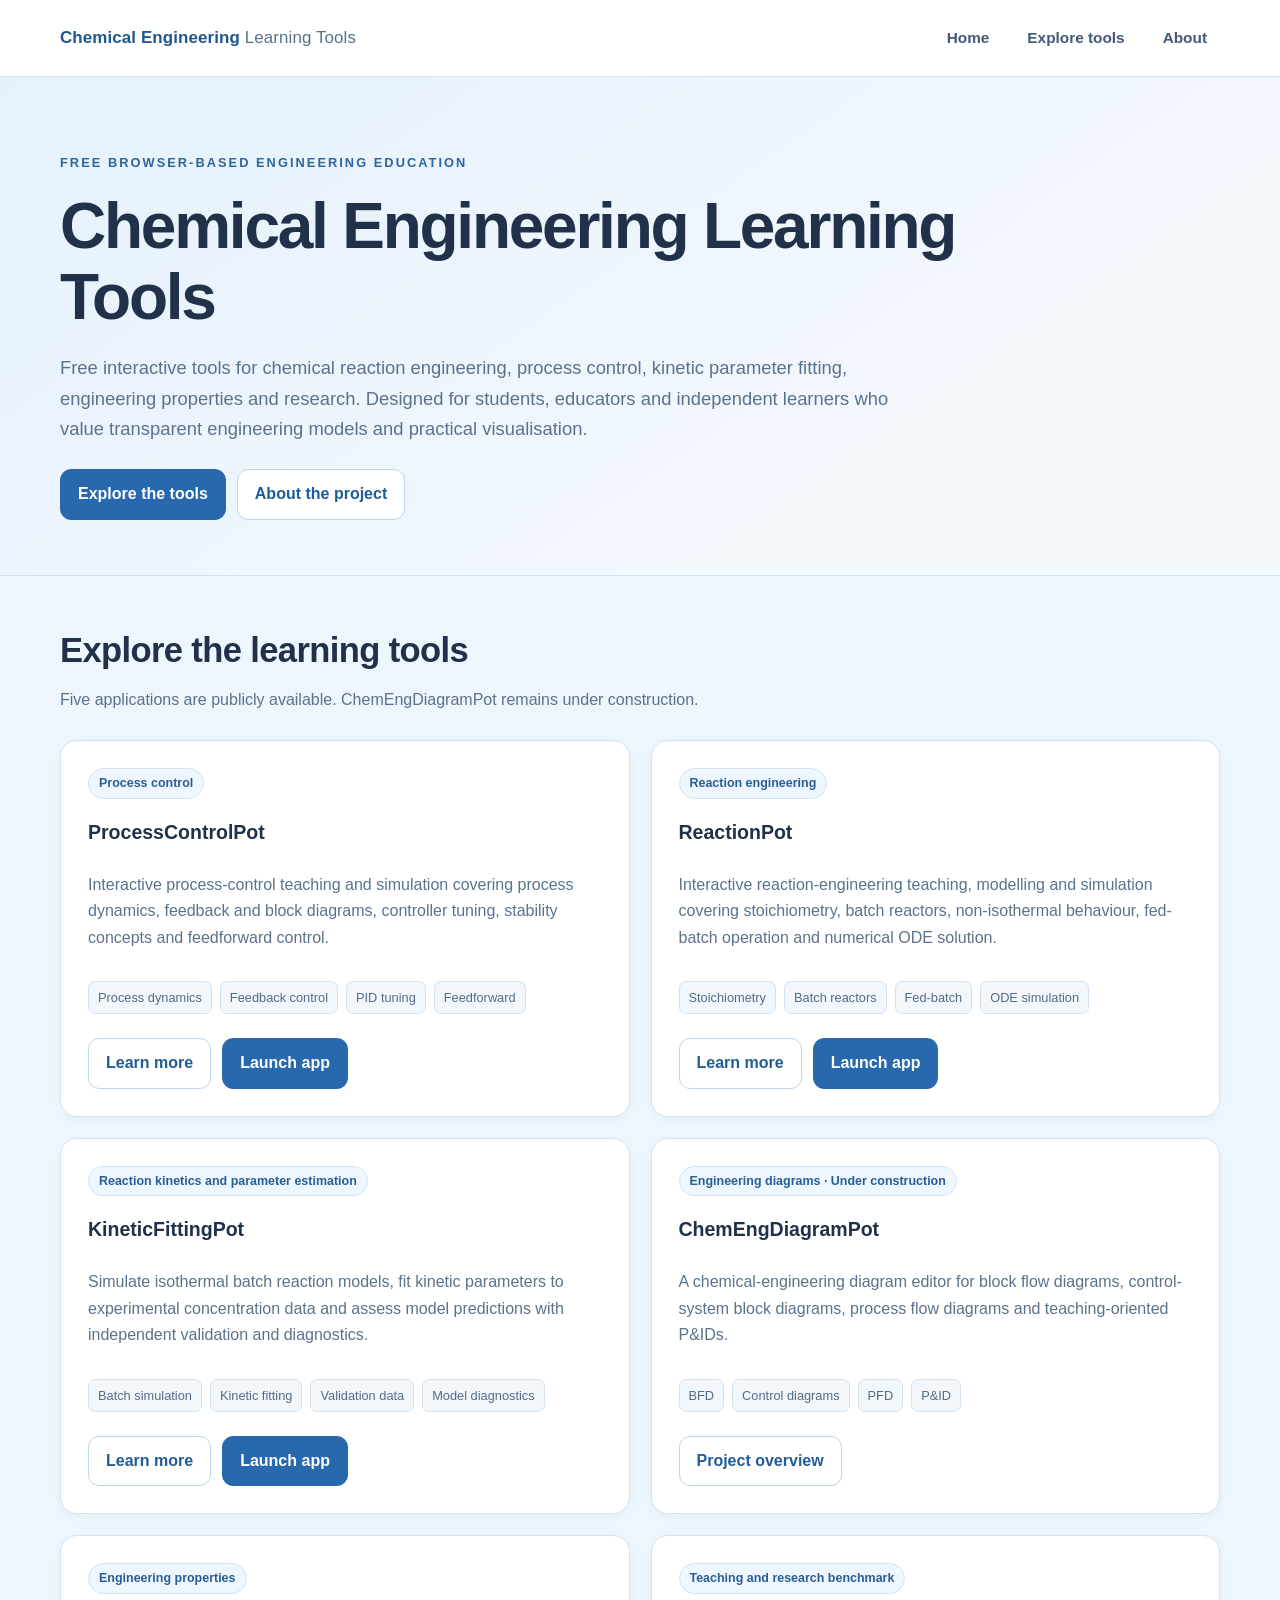
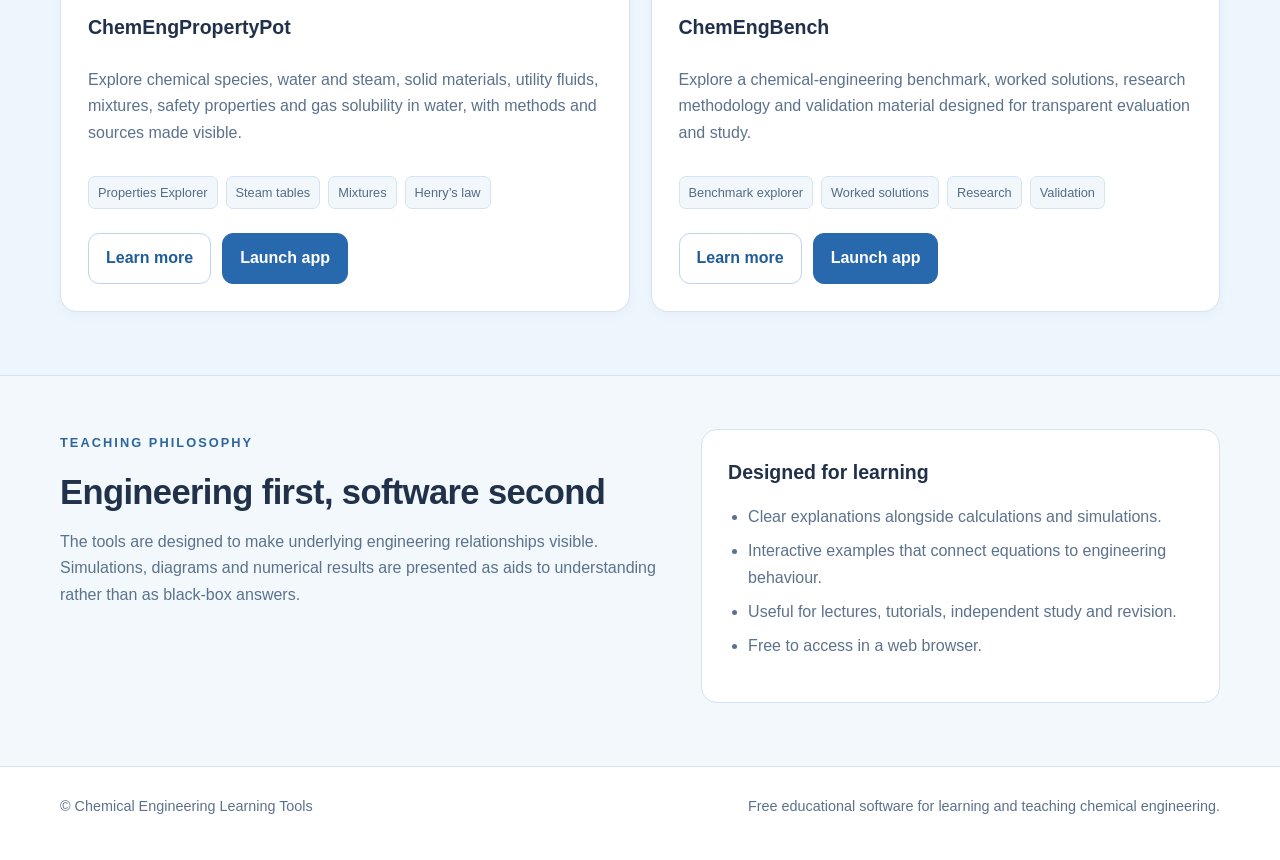
<file: index.html>
<!doctype html>
<html lang="en-GB">
<head>
<meta charset="utf-8">
<meta name="viewport" content="width=device-width,initial-scale=1">
<title>Chemical Engineering Learning Tools | Free Interactive Teaching Software</title>
<meta name="description" content="Free browser-based learning and reference tools for chemical engineering: process control, reaction engineering, reaction kinetics, engineering properties, diagrams and research.">
<meta name="robots" content="index,follow">
<link rel="canonical" href="https://chemenglearningtools.github.io/">
<meta property="og:type" content="website">
<meta property="og:title" content="Chemical Engineering Learning Tools | Free Interactive Teaching Software">
<meta property="og:description" content="Free browser-based learning and reference tools for chemical engineering: process control, reaction engineering, reaction kinetics, engineering properties, diagrams and research.">
<meta property="og:url" content="https://chemenglearningtools.github.io/">
<meta name="twitter:card" content="summary">
<link rel="stylesheet" href="assets/css/styles.css?v=0.5">
<script type="application/ld+json">{"@context": "https://schema.org", "@type": "WebSite", "name": "Chemical Engineering Learning Tools", "url": "https://chemenglearningtools.github.io/", "description": "Free interactive browser-based educational tools for chemical engineering."}</script>
</head>
<body>

<header class="site-header"><div class="container navbar"><a class="brand" href="index.html">Chemical Engineering <span>Learning Tools</span></a><nav class="navlinks" aria-label="Main navigation"><a href="index.html">Home</a><a href="index.html#tools">Explore tools</a><a href="about.html">About</a></nav></div></header>

<main>
<section class="hero">
  <div class="container">
    <span class="eyebrow">Free browser-based engineering education</span>
    <h1>Chemical Engineering Learning Tools</h1>
    <p class="lead">Free interactive tools for chemical reaction engineering, process control, kinetic parameter fitting, engineering properties and research. Designed for students, educators and independent learners who value transparent engineering models and practical visualisation.</p>
    <div class="actions">
      <a class="btn primary" href="#tools">Explore the tools</a>
      <a class="btn" href="about.html">About the project</a>
    </div>
  </div>
</section>

<section class="section alt" id="tools">
  <div class="container">
    <h2>Explore the learning tools</h2>
    <p class="section-intro">Five applications are publicly available. ChemEngDiagramPot remains under construction.</p>

    <div class="grid">
      <article class="card">
        <span class="tag">Process control</span>
        <h3>ProcessControlPot</h3>
        <p>Interactive process-control teaching and simulation covering process dynamics, feedback and block diagrams, controller tuning, stability concepts and feedforward control.</p>
        <div class="topic-list">
          <span>Process dynamics</span><span>Feedback control</span><span>PID tuning</span><span>Feedforward</span>
        </div>
        <div class="card-actions">
          <a class="btn" href="processcontrolpot.html">Learn more</a>
          <a class="btn primary" href="https://processcontrolpot.streamlit.app" target="_blank" rel="noopener">Launch app</a>
        </div>
      </article>

      <article class="card">
        <span class="tag">Reaction engineering</span>
        <h3>ReactionPot</h3>
        <p>Interactive reaction-engineering teaching, modelling and simulation covering stoichiometry, batch reactors, non-isothermal behaviour, fed-batch operation and numerical ODE solution.</p>
        <div class="topic-list">
          <span>Stoichiometry</span><span>Batch reactors</span><span>Fed-batch</span><span>ODE simulation</span>
        </div>
        <div class="card-actions">
          <a class="btn" href="reactionpot.html">Learn more</a>
          <a class="btn primary" href="https://reactionpot.streamlit.app" target="_blank" rel="noopener">Launch app</a>
        </div>
      </article>


      <article class="card">
        <span class="tag">Reaction kinetics and parameter estimation</span>
        <h3>KineticFittingPot</h3>
        <p>Simulate isothermal batch reaction models, fit kinetic parameters to experimental concentration data and assess model predictions with independent validation and diagnostics.</p>
        <div class="topic-list"><span>Batch simulation</span><span>Kinetic fitting</span><span>Validation data</span><span>Model diagnostics</span></div>
        <div class="card-actions"><a class="btn" href="kineticfittingpot.html">Learn more</a><a class="btn primary" href="https://kineticfittingpot.streamlit.app/" target="_blank" rel="noopener">Launch app</a></div>
      </article>
      <article class="card">
        <span class="tag">Engineering diagrams · Under construction</span>
        <h3>ChemEngDiagramPot</h3>
        <p>A chemical-engineering diagram editor for block flow diagrams, control-system block diagrams, process flow diagrams and teaching-oriented P&amp;IDs.</p>
        <div class="topic-list">
          <span>BFD</span><span>Control diagrams</span><span>PFD</span><span>P&amp;ID</span>
        </div>
        <div class="card-actions">
          <a class="btn" href="chemengdiagrampot.html">Project overview</a>
        </div>
      </article>
      <article class="card"><span class="tag">Engineering properties</span><h3>ChemEngPropertyPot</h3><p>Explore chemical species, water and steam, solid materials, utility fluids, mixtures, safety properties and gas solubility in water, with methods and sources made visible.</p><div class="topic-list"><span>Properties Explorer</span><span>Steam tables</span><span>Mixtures</span><span>Henry’s law</span></div><div class="card-actions"><a class="btn" href="chemengpropertypot.html">Learn more</a><a class="btn primary" href="https://chemengpropertypot.streamlit.app" target="_blank" rel="noopener">Launch app</a></div></article>
      <article class="card"><span class="tag">Teaching and research benchmark</span><h3>ChemEngBench</h3><p>Explore a chemical-engineering benchmark, worked solutions, research methodology and validation material designed for transparent evaluation and study.</p><div class="topic-list"><span>Benchmark explorer</span><span>Worked solutions</span><span>Research</span><span>Validation</span></div><div class="card-actions"><a class="btn" href="chemengbench.html">Learn more</a><a class="btn primary" href="https://chemengbench.streamlit.app" target="_blank" rel="noopener">Launch app</a></div></article>
    </div>
  </div>
</section>

<section class="section">
  <div class="container split">
    <div>
      <span class="eyebrow">Teaching philosophy</span>
      <h2>Engineering first, software second</h2>
      <p class="section-intro">The tools are designed to make underlying engineering relationships visible. Simulations, diagrams and numerical results are presented as aids to understanding rather than as black-box answers.</p>
    </div>
    <div class="panel">
      <h3>Designed for learning</h3>
      <ul class="clean-list">
        <li>Clear explanations alongside calculations and simulations.</li>
        <li>Interactive examples that connect equations to engineering behaviour.</li>
        <li>Useful for lectures, tutorials, independent study and revision.</li>
        <li>Free to access in a web browser.</li>
      </ul>
    </div>
  </div>
</section>
</main>

<footer>
  <div class="container footer-inner">
    <div>© Chemical Engineering Learning Tools</div>
    <div>Free educational software for learning and teaching chemical engineering.</div>
  </div>
</footer>
</body></html>
</file>
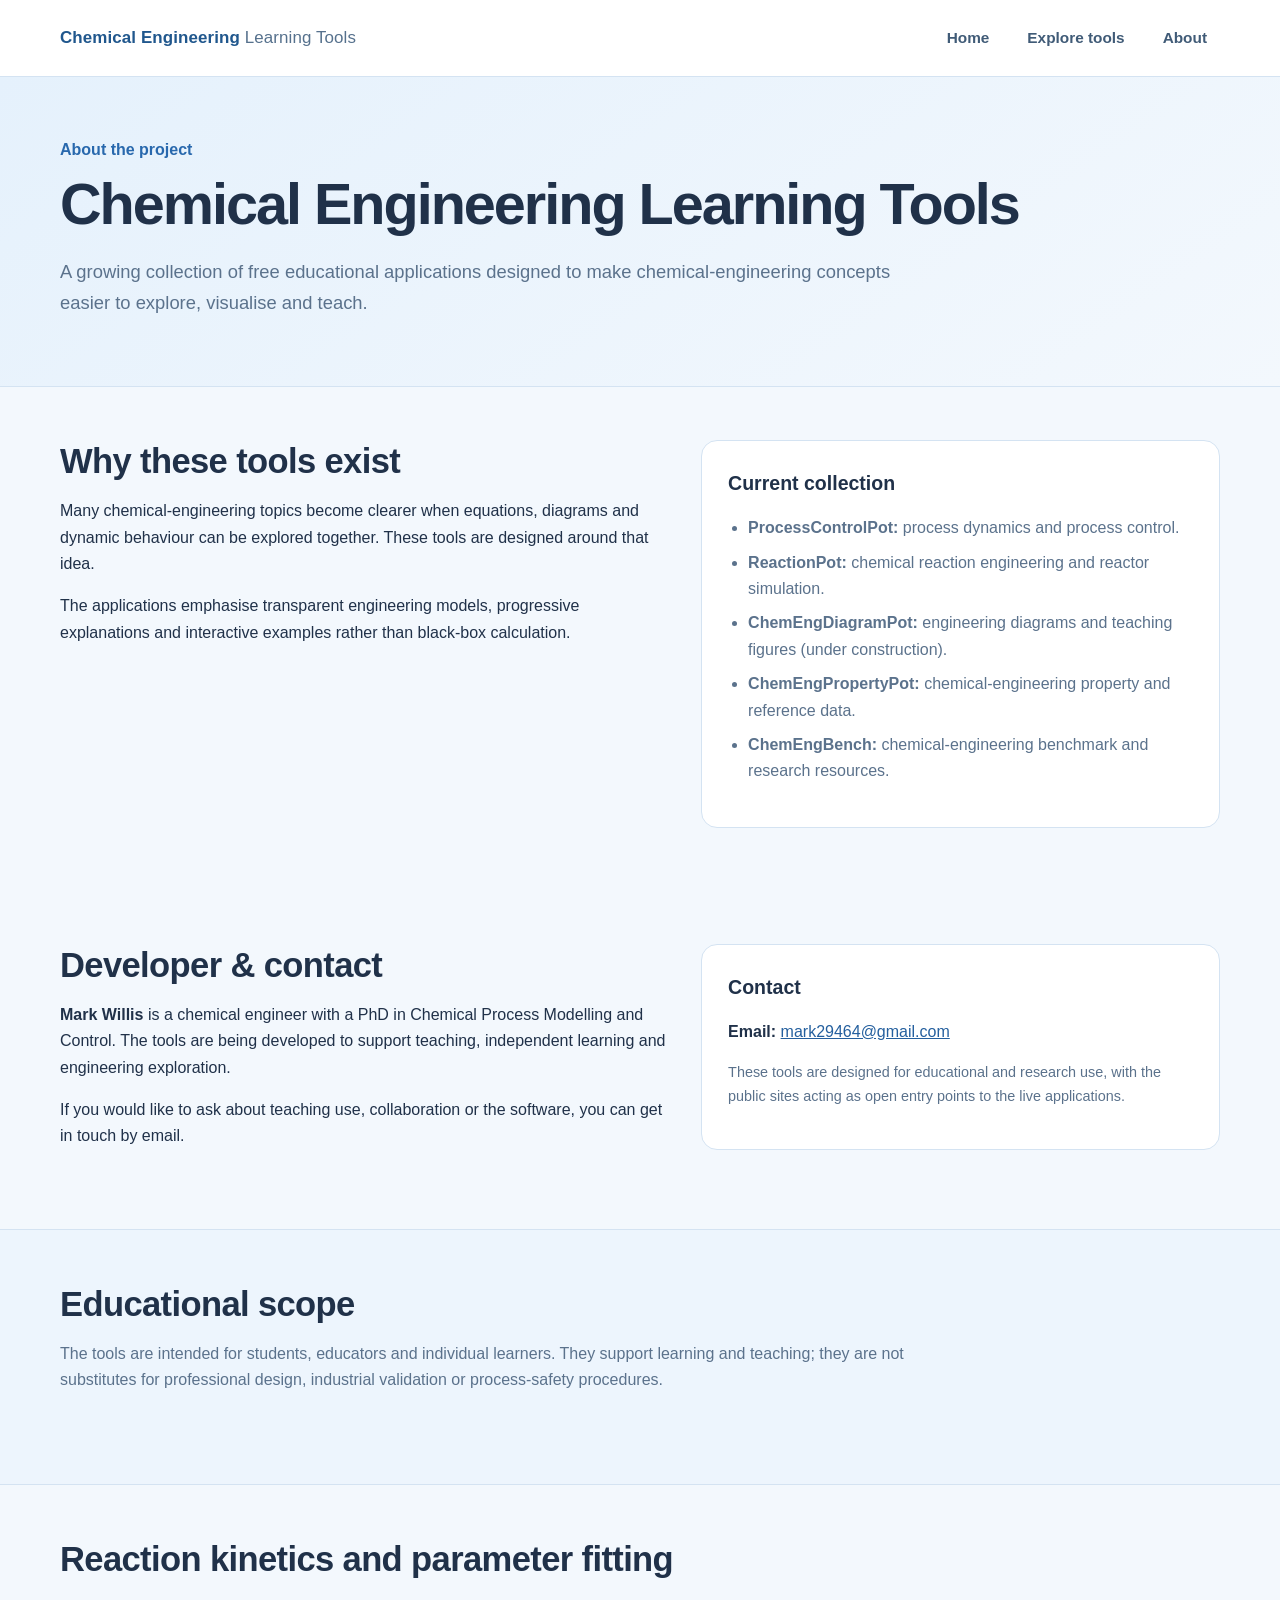
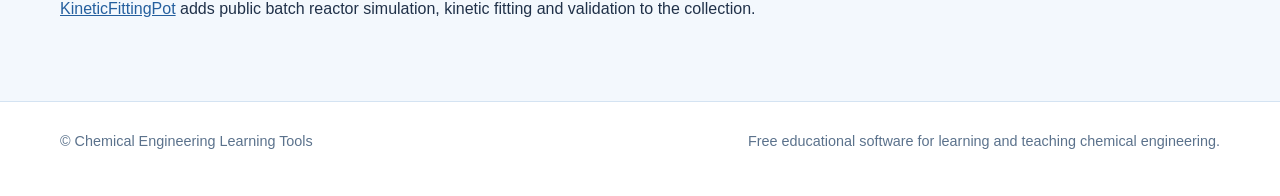
<file: about.html>
<!doctype html>
<html lang="en-GB">
<head>
<meta charset="utf-8">
<meta name="viewport" content="width=device-width,initial-scale=1">
<title>About | Chemical Engineering Learning Tools</title>
<meta name="description" content="About Chemical Engineering Learning Tools: free browser-based educational software for chemical engineering teaching and independent learning.">
<meta name="robots" content="index,follow">
<link rel="canonical" href="https://chemenglearningtools.github.io/about.html">
<meta property="og:type" content="website">
<meta property="og:title" content="About | Chemical Engineering Learning Tools">
<meta property="og:description" content="About Chemical Engineering Learning Tools: free browser-based educational software for chemical engineering teaching and independent learning.">
<meta property="og:url" content="https://chemenglearningtools.github.io/about.html">
<meta name="twitter:card" content="summary">
<link rel="stylesheet" href="assets/css/styles.css?v=0.5">

</head>
<body>

<header class="site-header"><div class="container navbar"><a class="brand" href="index.html">Chemical Engineering <span>Learning Tools</span></a><nav class="navlinks" aria-label="Main navigation"><a href="index.html">Home</a><a href="index.html#tools">Explore tools</a><a href="about.html">About</a></nav></div></header>

<main>
<section class="tool-hero">
  <div class="container">
    <div class="kicker">About the project</div>
    <h1>Chemical Engineering Learning Tools</h1>
    <p class="lead">A growing collection of free educational applications designed to make chemical-engineering concepts easier to explore, visualise and teach.</p>
  </div>
</section>

<section class="section">
  <div class="container split">
    <div>
      <h2>Why these tools exist</h2>
      <p>Many chemical-engineering topics become clearer when equations, diagrams and dynamic behaviour can be explored together. These tools are designed around that idea.</p>
      <p>The applications emphasise transparent engineering models, progressive explanations and interactive examples rather than black-box calculation.</p>
    </div>
    <div class="panel">
      <h3>Current collection</h3>
      <ul class="clean-list">
        <li><strong>ProcessControlPot:</strong> process dynamics and process control.</li>
        <li><strong>ReactionPot:</strong> chemical reaction engineering and reactor simulation.</li>
        <li><strong>ChemEngDiagramPot:</strong> engineering diagrams and teaching figures (under construction).</li>
        <li><strong>ChemEngPropertyPot:</strong> chemical-engineering property and reference data.</li>
        <li><strong>ChemEngBench:</strong> chemical-engineering benchmark and research resources.</li>
      </ul>
    </div>
  </div>
</section>


<section class="section">
  <div class="container split">
    <div>
      <h2>Developer & contact</h2>
      <p><strong>Mark Willis</strong> is a chemical engineer with a PhD in Chemical Process Modelling and Control. The tools are being developed to support teaching, independent learning and engineering exploration.</p>
      <p>If you would like to ask about teaching use, collaboration or the software, you can get in touch by email.</p>
    </div>
    <div class="contact-card">
      <h3>Contact</h3>
      <p><strong>Email:</strong> <a href="mailto:mark29464@gmail.com">mark29464@gmail.com</a></p>
      <p class="small">These tools are designed for educational and research use, with the public sites acting as open entry points to the live applications.</p>
    </div>
  </div>
</section>

<section class="section alt">
  <div class="container">
    <h2>Educational scope</h2>
    <p class="section-intro">The tools are intended for students, educators and individual learners. They support learning and teaching; they are not substitutes for professional design, industrial validation or process-safety procedures.</p>
  </div>
</section>
<section class="section"><div class="container"><h2>Reaction kinetics and parameter fitting</h2><p><a href="kineticfittingpot.html">KineticFittingPot</a> adds public batch reactor simulation, kinetic fitting and validation to the collection.</p></div></section></main>

<footer>
  <div class="container footer-inner">
    <div>© Chemical Engineering Learning Tools</div>
    <div>Free educational software for learning and teaching chemical engineering.</div>
  </div>
</footer>
</body></html>
</file>
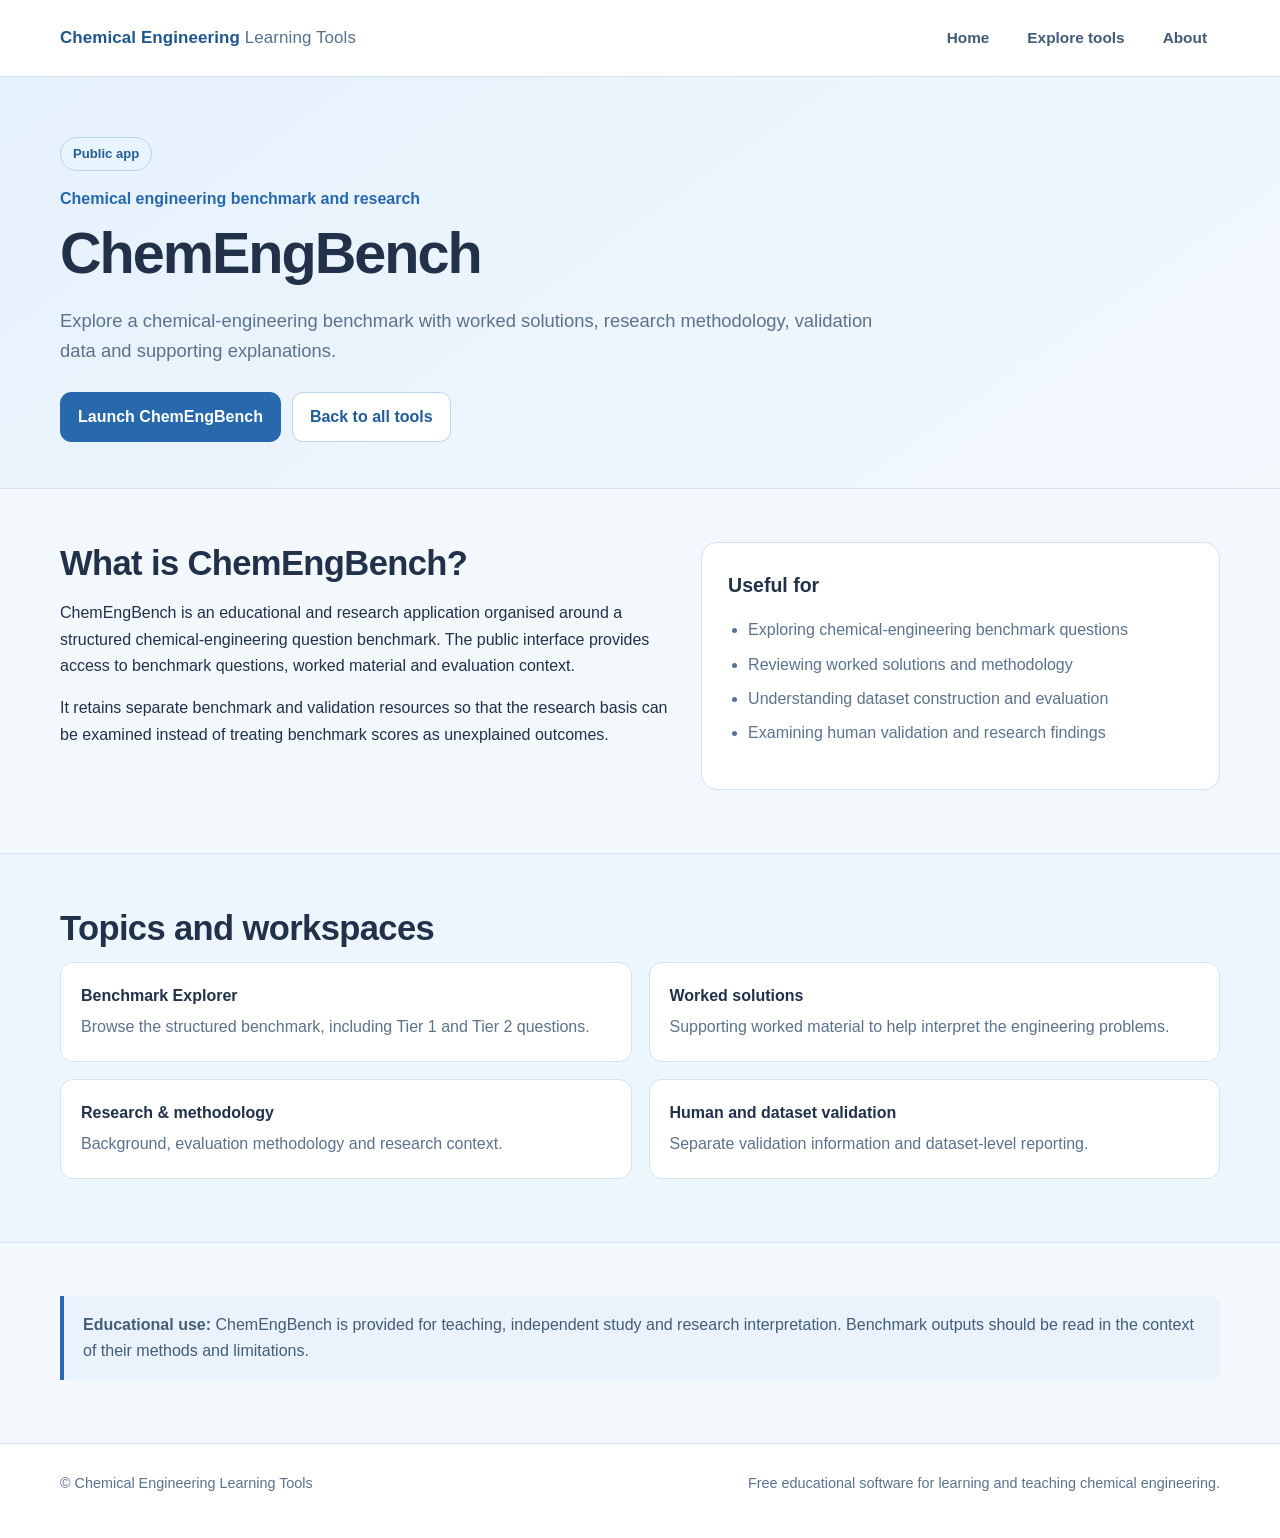
<file: chemengbench.html>
<!doctype html><html lang="en-GB"><head><meta charset="utf-8"><meta name="viewport" content="width=device-width,initial-scale=1"><title>ChemEngBench | Chemical Engineering Benchmark &amp; Worked Solutions</title><meta name="description" content="Explore chemical engineering benchmark questions, worked solutions, research methodology and validation material for teaching and research."><meta name="robots" content="index,follow"><link rel="canonical" href="https://chemenglearningtools.github.io/chemengbench.html"><meta property="og:type" content="website"><meta property="og:title" content="ChemEngBench | Chemical Engineering Benchmark &amp; Worked Solutions"><meta property="og:description" content="Explore chemical engineering benchmark questions, worked solutions, research methodology and validation material for teaching and research."><meta property="og:url" content="https://chemenglearningtools.github.io/chemengbench.html"><meta name="twitter:card" content="summary"><link rel="stylesheet" href="assets/css/styles.css?v=0.5"><script type="application/ld+json">{"@context": "https://schema.org", "@type": "SoftwareApplication", "name": "ChemEngBench", "applicationCategory": "EducationalApplication", "operatingSystem": "Web", "url": "https://chemengbench.streamlit.app", "description": "Explore a chemical-engineering benchmark with worked solutions, research methodology, validation data and supporting explanations.", "offers": {"@type": "Offer", "price": "0", "priceCurrency": "GBP"}}</script></head><body><header class="site-header"><div class="container navbar"><a class="brand" href="index.html">Chemical Engineering <span>Learning Tools</span></a><nav class="navlinks" aria-label="Main navigation"><a href="index.html">Home</a><a href="index.html#tools">Explore tools</a><a href="about.html">About</a></nav></div></header><main><section class="tool-hero"><div class="container"><span class="status live">Public app</span><div class="kicker">Chemical engineering benchmark and research</div><h1>ChemEngBench</h1><p class="lead">Explore a chemical-engineering benchmark with worked solutions, research methodology, validation data and supporting explanations.</p><div class="actions"><a class="btn primary" href="https://chemengbench.streamlit.app" target="_blank" rel="noopener">Launch ChemEngBench</a><a class="btn" href="index.html#tools">Back to all tools</a></div></div></section><section class="section"><div class="container split"><div><h2>What is ChemEngBench?</h2><p>ChemEngBench is an educational and research application organised around a structured chemical-engineering question benchmark. The public interface provides access to benchmark questions, worked material and evaluation context.</p><p>It retains separate benchmark and validation resources so that the research basis can be examined instead of treating benchmark scores as unexplained outcomes.</p></div><aside class="panel"><h3>Useful for</h3><ul class="clean-list"><li>Exploring chemical-engineering benchmark questions</li><li>Reviewing worked solutions and methodology</li><li>Understanding dataset construction and evaluation</li><li>Examining human validation and research findings</li></ul></aside></div></section><section class="section alt"><div class="container"><h2>Topics and workspaces</h2><div class="topic-grid"><div class="topic"><strong>Benchmark Explorer</strong><span>Browse the structured benchmark, including Tier 1 and Tier 2 questions.</span></div><div class="topic"><strong>Worked solutions</strong><span>Supporting worked material to help interpret the engineering problems.</span></div><div class="topic"><strong>Research & methodology</strong><span>Background, evaluation methodology and research context.</span></div><div class="topic"><strong>Human and dataset validation</strong><span>Separate validation information and dataset-level reporting.</span></div></div></div></section><section class="section"><div class="container"><div class="note"><strong>Educational use:</strong> ChemEngBench is provided for teaching, independent study and research interpretation. Benchmark outputs should be read in the context of their methods and limitations.</div></div></section></main><footer><div class="container footer-inner"><div>© Chemical Engineering Learning Tools</div><div>Free educational software for learning and teaching chemical engineering.</div></div></footer></body></html>
</file>
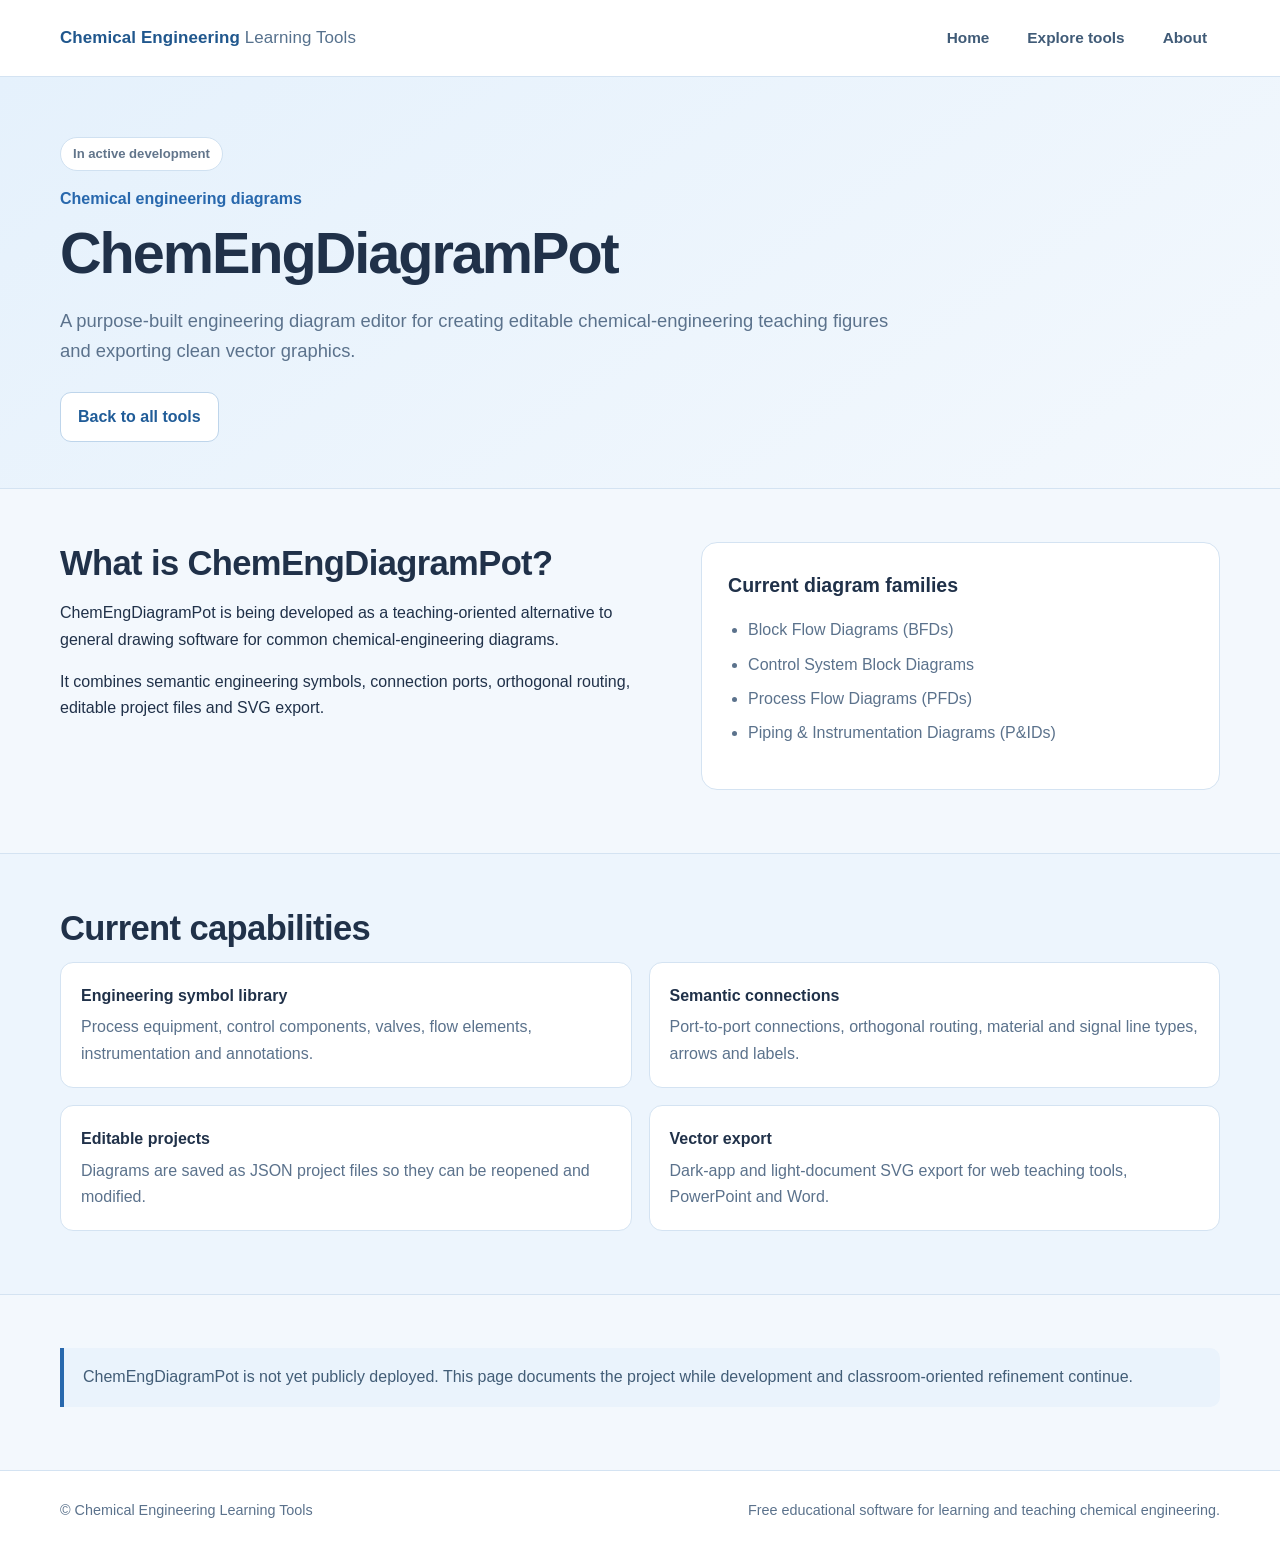
<file: chemengdiagrampot.html>
<!doctype html>
<html lang="en-GB">
<head>
<meta charset="utf-8">
<meta name="viewport" content="width=device-width,initial-scale=1">
<title>ChemEngDiagramPot | Process Flow &amp; P&amp;ID Diagram Editor</title>
<meta name="description" content="Overview of ChemEngDiagramPot, a chemical engineering drawing tool for block flow diagrams, control diagrams, process flow diagrams and P&IDs. Under construction.">
<meta name="robots" content="index,follow">
<link rel="canonical" href="https://chemenglearningtools.github.io/chemengdiagrampot.html">
<meta property="og:type" content="website">
<meta property="og:title" content="ChemEngDiagramPot | Process Flow &amp; P&amp;ID Diagram Editor">
<meta property="og:description" content="Overview of ChemEngDiagramPot, a chemical engineering drawing tool for block flow diagrams, control diagrams, process flow diagrams and P&IDs. Under construction.">
<meta property="og:url" content="https://chemenglearningtools.github.io/chemengdiagrampot.html">
<meta name="twitter:card" content="summary">
<link rel="stylesheet" href="assets/css/styles.css?v=0.5">
<script type="application/ld+json">{"@context": "https://schema.org", "@type": "SoftwareApplication", "name": "ChemEngDiagramPot", "applicationCategory": "EducationalApplication", "operatingSystem": "Web", "description": "Chemical engineering diagram editor for block flow diagrams, control system block diagrams, process flow diagrams and teaching-oriented piping and instrumentation diagrams."}</script>
</head>
<body>

<header class="site-header"><div class="container navbar"><a class="brand" href="index.html">Chemical Engineering <span>Learning Tools</span></a><nav class="navlinks" aria-label="Main navigation"><a href="index.html">Home</a><a href="index.html#tools">Explore tools</a><a href="about.html">About</a></nav></div></header>

<main>
<section class="tool-hero">
  <div class="container">
    <span class="status">In active development</span>
    <div class="kicker">Chemical engineering diagrams</div>
    <h1>ChemEngDiagramPot</h1>
    <p class="lead">A purpose-built engineering diagram editor for creating editable chemical-engineering teaching figures and exporting clean vector graphics.</p>
    <div class="actions">
      <a class="btn" href="index.html">Back to all tools</a>
    </div>
  </div>
</section>

<section class="section">
  <div class="container split">
    <div>
      <h2>What is ChemEngDiagramPot?</h2>
      <p>ChemEngDiagramPot is being developed as a teaching-oriented alternative to general drawing software for common chemical-engineering diagrams.</p>
      <p>It combines semantic engineering symbols, connection ports, orthogonal routing, editable project files and SVG export.</p>
    </div>
    <aside class="panel">
      <h3>Current diagram families</h3>
      <ul class="clean-list">
        <li>Block Flow Diagrams (BFDs)</li>
        <li>Control System Block Diagrams</li>
        <li>Process Flow Diagrams (PFDs)</li>
        <li>Piping &amp; Instrumentation Diagrams (P&amp;IDs)</li>
      </ul>
    </aside>
  </div>
</section>

<section class="section alt">
  <div class="container">
    <h2>Current capabilities</h2>
    <div class="topic-grid">
      <div class="topic"><strong>Engineering symbol library</strong><span>Process equipment, control components, valves, flow elements, instrumentation and annotations.</span></div>
      <div class="topic"><strong>Semantic connections</strong><span>Port-to-port connections, orthogonal routing, material and signal line types, arrows and labels.</span></div>
      <div class="topic"><strong>Editable projects</strong><span>Diagrams are saved as JSON project files so they can be reopened and modified.</span></div>
      <div class="topic"><strong>Vector export</strong><span>Dark-app and light-document SVG export for web teaching tools, PowerPoint and Word.</span></div>
    </div>
  </div>
</section>

<section class="section">
  <div class="container">
    <div class="note">ChemEngDiagramPot is not yet publicly deployed. This page documents the project while development and classroom-oriented refinement continue.</div>
  </div>
</section>
</main>

<footer>
  <div class="container footer-inner">
    <div>© Chemical Engineering Learning Tools</div>
    <div>Free educational software for learning and teaching chemical engineering.</div>
  </div>
</footer>
</body></html>
</file>
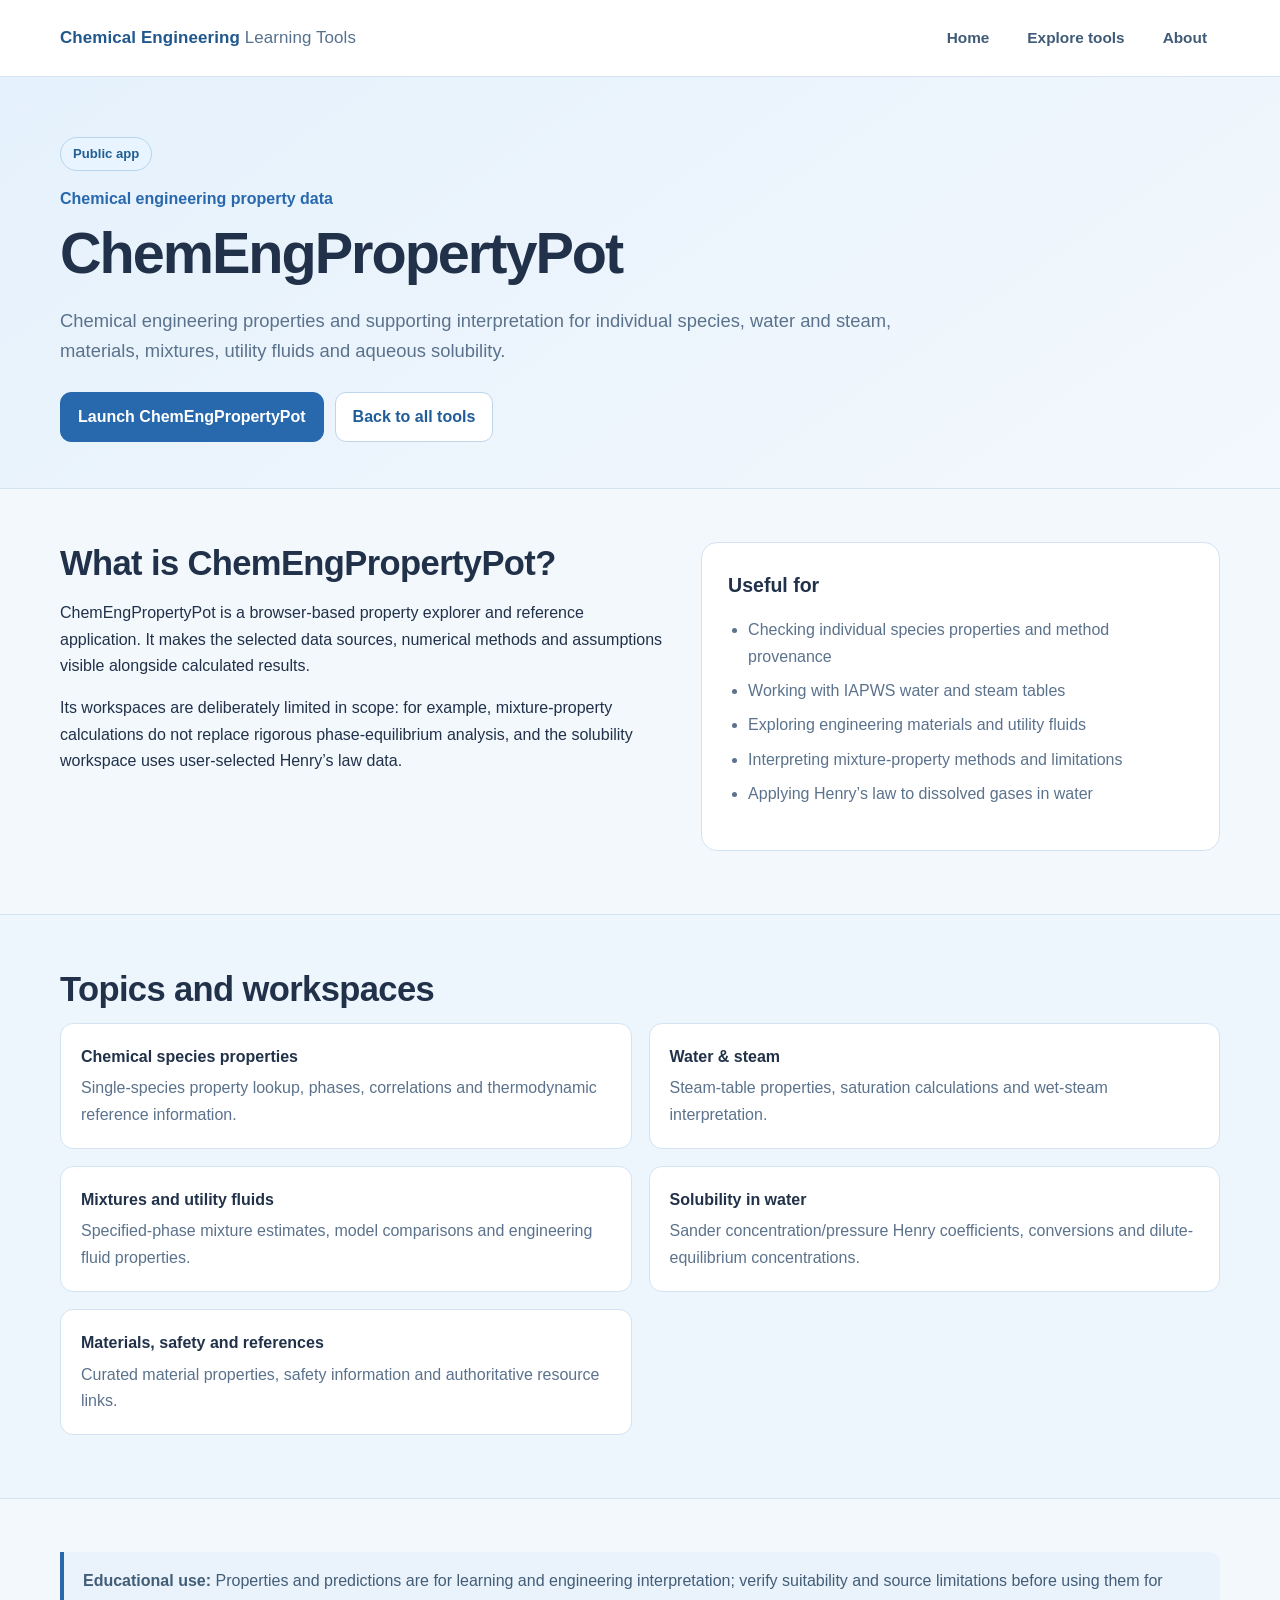
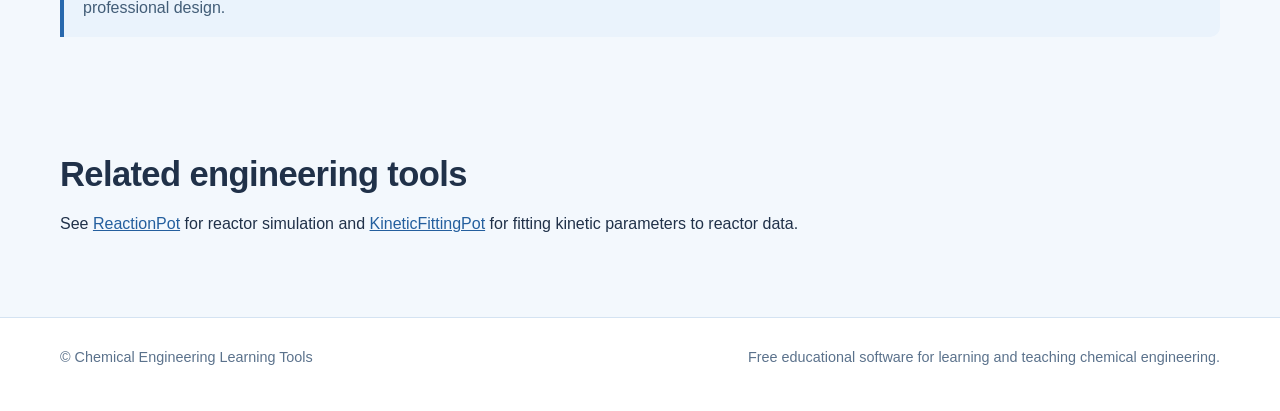
<file: chemengpropertypot.html>
<!doctype html><html lang="en-GB"><head><meta charset="utf-8"><meta name="viewport" content="width=device-width,initial-scale=1"><title>ChemEngPropertyPot | Chemical Properties, Steam Tables &amp; Mixtures</title><meta name="description" content="Free chemical engineering property tool: single-species properties, IAPWS water and steam tables, utility fluids, mixture estimates and Henry’s law."><meta name="robots" content="index,follow"><link rel="canonical" href="https://chemenglearningtools.github.io/chemengpropertypot.html"><meta property="og:type" content="website"><meta property="og:title" content="ChemEngPropertyPot | Chemical Properties, Steam Tables &amp; Mixtures"><meta property="og:description" content="Free chemical engineering property tool: single-species properties, IAPWS water and steam tables, utility fluids, mixture estimates and Henry’s law."><meta property="og:url" content="https://chemenglearningtools.github.io/chemengpropertypot.html"><meta name="twitter:card" content="summary"><link rel="stylesheet" href="assets/css/styles.css?v=0.5"><script type="application/ld+json">{"@context": "https://schema.org", "@type": "SoftwareApplication", "name": "ChemEngPropertyPot", "applicationCategory": "EducationalApplication", "operatingSystem": "Web", "url": "https://chemengpropertypot.streamlit.app", "description": "Chemical engineering properties and supporting interpretation for individual species, water and steam, materials, mixtures, utility fluids and aqueous solubility.", "offers": {"@type": "Offer", "price": "0", "priceCurrency": "GBP"}}</script></head><body><header class="site-header"><div class="container navbar"><a class="brand" href="index.html">Chemical Engineering <span>Learning Tools</span></a><nav class="navlinks" aria-label="Main navigation"><a href="index.html">Home</a><a href="index.html#tools">Explore tools</a><a href="about.html">About</a></nav></div></header><main><section class="tool-hero"><div class="container"><span class="status live">Public app</span><div class="kicker">Chemical engineering property data</div><h1>ChemEngPropertyPot</h1><p class="lead">Chemical engineering properties and supporting interpretation for individual species, water and steam, materials, mixtures, utility fluids and aqueous solubility.</p><div class="actions"><a class="btn primary" href="https://chemengpropertypot.streamlit.app" target="_blank" rel="noopener">Launch ChemEngPropertyPot</a><a class="btn" href="index.html#tools">Back to all tools</a></div></div></section><section class="section"><div class="container split"><div><h2>What is ChemEngPropertyPot?</h2><p>ChemEngPropertyPot is a browser-based property explorer and reference application. It makes the selected data sources, numerical methods and assumptions visible alongside calculated results.</p><p>Its workspaces are deliberately limited in scope: for example, mixture-property calculations do not replace rigorous phase-equilibrium analysis, and the solubility workspace uses user-selected Henry’s law data.</p></div><aside class="panel"><h3>Useful for</h3><ul class="clean-list"><li>Checking individual species properties and method provenance</li><li>Working with IAPWS water and steam tables</li><li>Exploring engineering materials and utility fluids</li><li>Interpreting mixture-property methods and limitations</li><li>Applying Henry’s law to dissolved gases in water</li></ul></aside></div></section><section class="section alt"><div class="container"><h2>Topics and workspaces</h2><div class="topic-grid"><div class="topic"><strong>Chemical species properties</strong><span>Single-species property lookup, phases, correlations and thermodynamic reference information.</span></div><div class="topic"><strong>Water & steam</strong><span>Steam-table properties, saturation calculations and wet-steam interpretation.</span></div><div class="topic"><strong>Mixtures and utility fluids</strong><span>Specified-phase mixture estimates, model comparisons and engineering fluid properties.</span></div><div class="topic"><strong>Solubility in water</strong><span>Sander concentration/pressure Henry coefficients, conversions and dilute-equilibrium concentrations.</span></div><div class="topic"><strong>Materials, safety and references</strong><span>Curated material properties, safety information and authoritative resource links.</span></div></div></div></section><section class="section"><div class="container"><div class="note"><strong>Educational use:</strong> Properties and predictions are for learning and engineering interpretation; verify suitability and source limitations before using them for professional design.</div></div></section><section class="section"><div class="container"><h2>Related engineering tools</h2><p>See <a href="reactionpot.html">ReactionPot</a> for reactor simulation and <a href="kineticfittingpot.html">KineticFittingPot</a> for fitting kinetic parameters to reactor data.</p></div></section></main><footer><div class="container footer-inner"><div>© Chemical Engineering Learning Tools</div><div>Free educational software for learning and teaching chemical engineering.</div></div></footer></body></html>
</file>
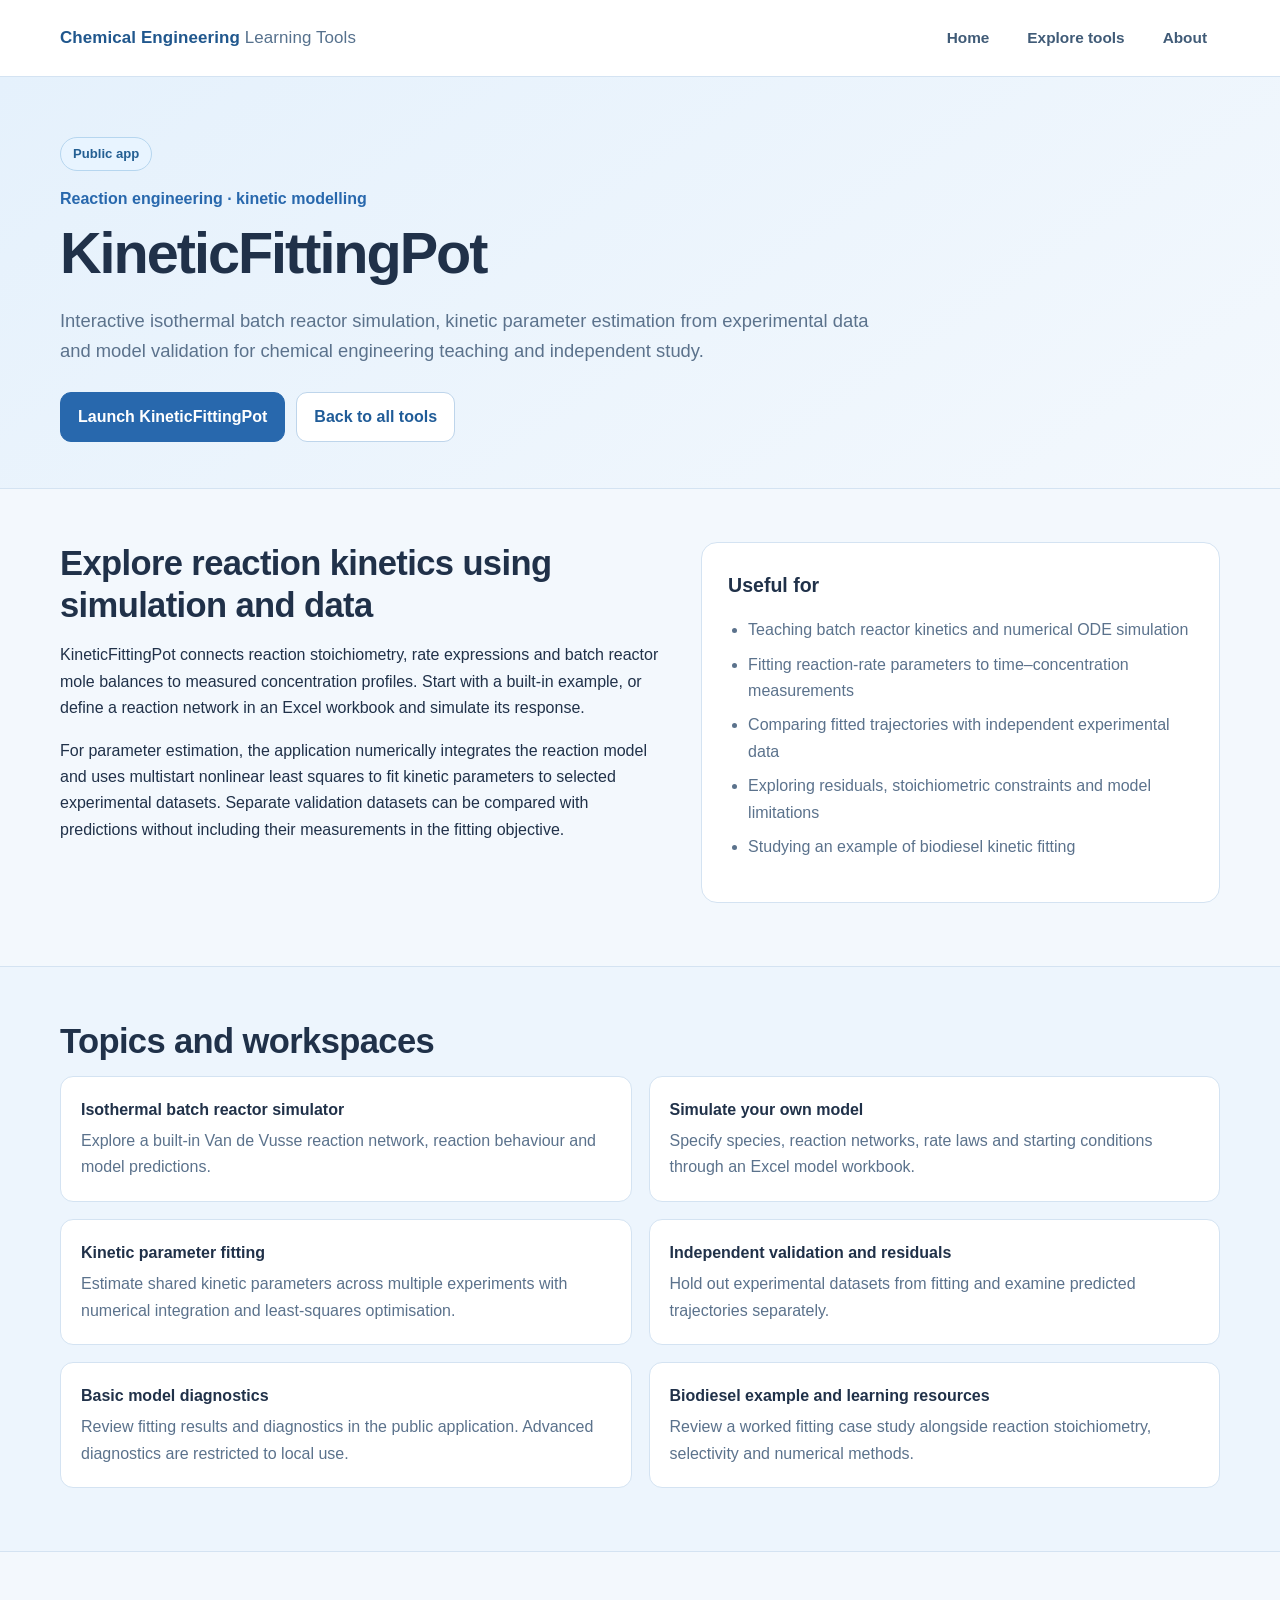
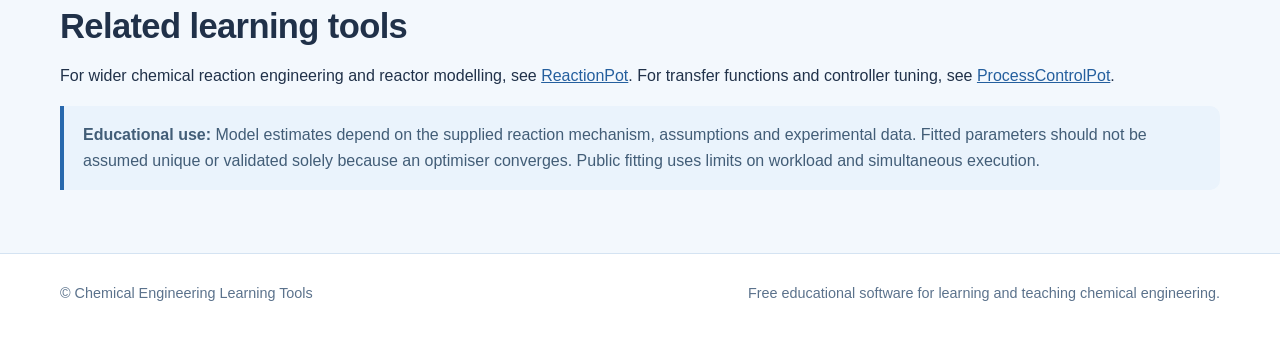
<file: kineticfittingpot.html>
<!doctype html>
<html lang="en-GB"><head>
<meta charset="utf-8"><meta name="viewport" content="width=device-width,initial-scale=1">
<title>KineticFittingPot | Reaction Kinetics Simulation &amp; Parameter Fitting</title>
<meta name="description" content="Free reaction kinetics simulation and kinetic parameter fitting for chemical engineering. Fit batch reactor data, validate models and explore diagnostics."><meta name="robots" content="index,follow">
<link rel="canonical" href="https://chemenglearningtools.github.io/kineticfittingpot.html">
<meta property="og:type" content="website"><meta property="og:title" content="KineticFittingPot | Reaction Kinetics Simulation &amp; Parameter Fitting">
<meta property="og:description" content="Free reaction kinetics simulation and kinetic parameter fitting for chemical engineering. Fit batch reactor data, validate models and explore diagnostics."><meta property="og:url" content="https://chemenglearningtools.github.io/kineticfittingpot.html">
<meta name="twitter:card" content="summary"><link rel="stylesheet" href="assets/css/styles.css?v=0.5">
<script type="application/ld+json">{"@context": "https://schema.org", "@type": "SoftwareApplication", "name": "KineticFittingPot", "applicationCategory": "EducationalApplication", "operatingSystem": "Web", "url": "https://kineticfittingpot.streamlit.app/", "description": "Free reaction kinetics simulation and kinetic parameter fitting for chemical engineering. Fit batch reactor data, validate models and explore diagnostics.", "offers": {"@type": "Offer", "price": "0", "priceCurrency": "GBP"}}</script>
</head><body>
<header class="site-header"><div class="container navbar"><a class="brand" href="index.html">Chemical Engineering <span>Learning Tools</span></a><nav class="navlinks" aria-label="Main navigation"><a href="index.html">Home</a><a href="index.html#tools">Explore tools</a><a href="about.html">About</a></nav></div></header>
<main>
<section class="tool-hero"><div class="container"><span class="status live">Public app</span><div class="kicker">Reaction engineering · kinetic modelling</div><h1>KineticFittingPot</h1>
<p class="lead">Interactive isothermal batch reactor simulation, kinetic parameter estimation from experimental data and model validation for chemical engineering teaching and independent study.</p>
<div class="actions"><a class="btn primary" href="https://kineticfittingpot.streamlit.app/" target="_blank" rel="noopener">Launch KineticFittingPot</a><a class="btn" href="index.html#tools">Back to all tools</a></div></div></section>
<section class="section"><div class="container split"><div><h2>Explore reaction kinetics using simulation and data</h2>
<p>KineticFittingPot connects reaction stoichiometry, rate expressions and batch reactor mole balances to measured concentration profiles. Start with a built-in example, or define a reaction network in an Excel workbook and simulate its response.</p>
<p>For parameter estimation, the application numerically integrates the reaction model and uses multistart nonlinear least squares to fit kinetic parameters to selected experimental datasets. Separate validation datasets can be compared with predictions without including their measurements in the fitting objective.</p>
</div><aside class="panel"><h3>Useful for</h3><ul class="clean-list"><li>Teaching batch reactor kinetics and numerical ODE simulation</li><li>Fitting reaction-rate parameters to time–concentration measurements</li><li>Comparing fitted trajectories with independent experimental data</li><li>Exploring residuals, stoichiometric constraints and model limitations</li><li>Studying an example of biodiesel kinetic fitting</li></ul></aside></div></section>
<section class="section alt"><div class="container"><h2>Topics and workspaces</h2><div class="topic-grid">
<div class="topic"><strong>Isothermal batch reactor simulator</strong><span>Explore a built-in Van de Vusse reaction network, reaction behaviour and model predictions.</span></div>
<div class="topic"><strong>Simulate your own model</strong><span>Specify species, reaction networks, rate laws and starting conditions through an Excel model workbook.</span></div>
<div class="topic"><strong>Kinetic parameter fitting</strong><span>Estimate shared kinetic parameters across multiple experiments with numerical integration and least-squares optimisation.</span></div>
<div class="topic"><strong>Independent validation and residuals</strong><span>Hold out experimental datasets from fitting and examine predicted trajectories separately.</span></div>
<div class="topic"><strong>Basic model diagnostics</strong><span>Review fitting results and diagnostics in the public application. Advanced diagnostics are restricted to local use.</span></div>
<div class="topic"><strong>Biodiesel example and learning resources</strong><span>Review a worked fitting case study alongside reaction stoichiometry, selectivity and numerical methods.</span></div>
</div></div></section>
<section class="section"><div class="container"><h2>Related learning tools</h2><p>For wider chemical reaction engineering and reactor modelling, see <a href="reactionpot.html">ReactionPot</a>. For transfer functions and controller tuning, see <a href="processcontrolpot.html">ProcessControlPot</a>.</p>
<div class="note"><strong>Educational use:</strong> Model estimates depend on the supplied reaction mechanism, assumptions and experimental data. Fitted parameters should not be assumed unique or validated solely because an optimiser converges. Public fitting uses limits on workload and simultaneous execution.</div></div></section>
</main><footer><div class="container footer-inner"><div>© Chemical Engineering Learning Tools</div><div>Free educational software for learning and teaching chemical engineering.</div></div></footer></body></html>
</file>
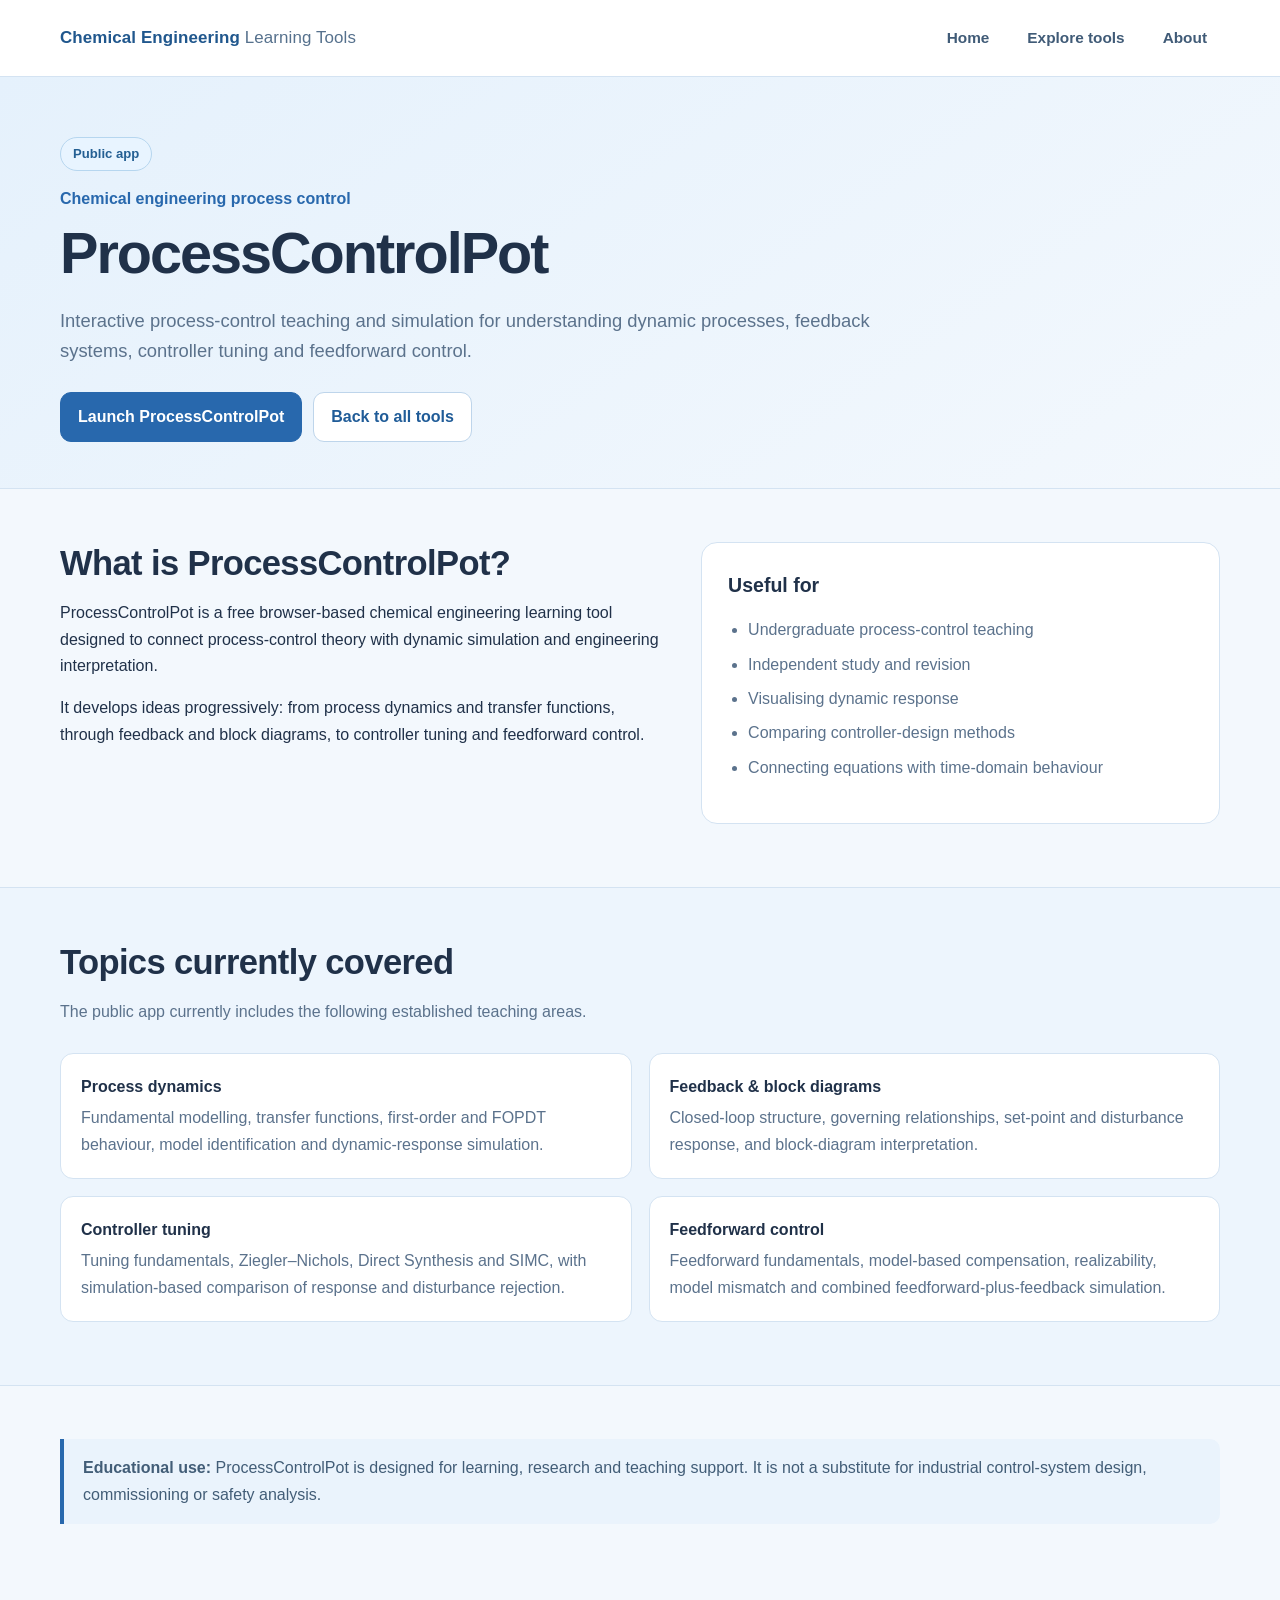
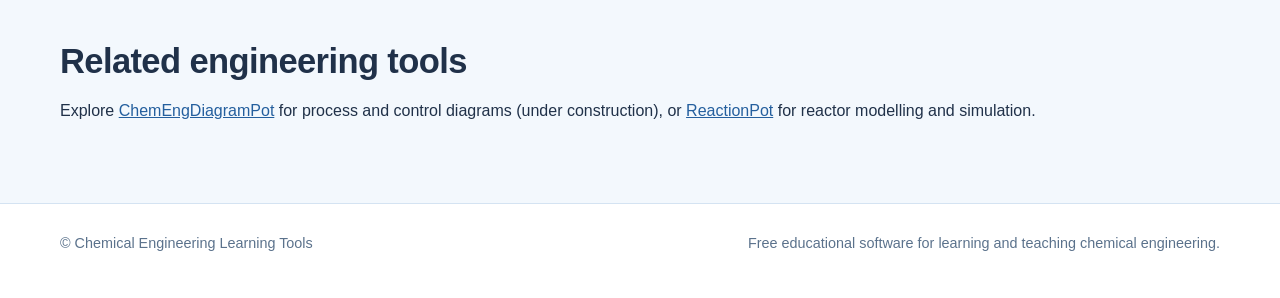
<file: processcontrolpot.html>
<!doctype html>
<html lang="en-GB">
<head>
<meta charset="utf-8">
<meta name="viewport" content="width=device-width,initial-scale=1">
<title>Free Process Control Simulator | PID Tuning &amp; Process Dynamics</title>
<meta name="description" content="Free process control simulator for chemical engineering: transfer functions, feedback, PID tuning, Ziegler–Nichols, direct synthesis, feedforward and cascade control.">
<meta name="robots" content="index,follow">
<link rel="canonical" href="https://chemenglearningtools.github.io/processcontrolpot.html">
<meta property="og:type" content="website">
<meta property="og:title" content="Free Process Control Simulator | PID Tuning &amp; Process Dynamics">
<meta property="og:description" content="Free process control simulator for chemical engineering: transfer functions, feedback, PID tuning, Ziegler–Nichols, direct synthesis, feedforward and cascade control.">
<meta property="og:url" content="https://chemenglearningtools.github.io/processcontrolpot.html">
<meta name="twitter:card" content="summary">
<link rel="stylesheet" href="assets/css/styles.css?v=0.5">
<script type="application/ld+json">{"@context": "https://schema.org", "@type": "SoftwareApplication", "name": "ProcessControlPot", "applicationCategory": "EducationalApplication", "operatingSystem": "Web", "url": "https://processcontrolpot.streamlit.app", "description": "Interactive chemical engineering learning software for process dynamics, feedback control, controller tuning and feedforward control.", "offers": {"@type": "Offer", "price": "0", "priceCurrency": "GBP"}}</script>
</head>
<body>

<header class="site-header"><div class="container navbar"><a class="brand" href="index.html">Chemical Engineering <span>Learning Tools</span></a><nav class="navlinks" aria-label="Main navigation"><a href="index.html">Home</a><a href="index.html#tools">Explore tools</a><a href="about.html">About</a></nav></div></header>

<main>
<section class="tool-hero">
  <div class="container">
    <span class="status live">Public app</span>
    <div class="kicker">Chemical engineering process control</div>
    <h1>ProcessControlPot</h1>
    <p class="lead">Interactive process-control teaching and simulation for understanding dynamic processes, feedback systems, controller tuning and feedforward control.</p>
    <div class="actions">
      <a class="btn primary" href="https://processcontrolpot.streamlit.app" target="_blank" rel="noopener">Launch ProcessControlPot</a>
      <a class="btn" href="index.html">Back to all tools</a>
    </div>
  </div>
</section>

<section class="section">
  <div class="container split">
    <div>
      <h2>What is ProcessControlPot?</h2>
      <p>ProcessControlPot is a free browser-based chemical engineering learning tool designed to connect process-control theory with dynamic simulation and engineering interpretation.</p>
      <p>It develops ideas progressively: from process dynamics and transfer functions, through feedback and block diagrams, to controller tuning and feedforward control.</p>
    </div>
    <aside class="panel">
      <h3>Useful for</h3>
      <ul class="clean-list">
        <li>Undergraduate process-control teaching</li>
        <li>Independent study and revision</li>
        <li>Visualising dynamic response</li>
        <li>Comparing controller-design methods</li>
        <li>Connecting equations with time-domain behaviour</li>
      </ul>
    </aside>
  </div>
</section>

<section class="section alt">
  <div class="container">
    <h2>Topics currently covered</h2>
    <p class="section-intro">The public app currently includes the following established teaching areas.</p>
    <div class="topic-grid">
      <div class="topic"><strong>Process dynamics</strong><span>Fundamental modelling, transfer functions, first-order and FOPDT behaviour, model identification and dynamic-response simulation.</span></div>
      <div class="topic"><strong>Feedback &amp; block diagrams</strong><span>Closed-loop structure, governing relationships, set-point and disturbance response, and block-diagram interpretation.</span></div>
      <div class="topic"><strong>Controller tuning</strong><span>Tuning fundamentals, Ziegler–Nichols, Direct Synthesis and SIMC, with simulation-based comparison of response and disturbance rejection.</span></div>
      <div class="topic"><strong>Feedforward control</strong><span>Feedforward fundamentals, model-based compensation, realizability, model mismatch and combined feedforward-plus-feedback simulation.</span></div>
    </div>
  </div>
</section>


<section class="section">
  <div class="container">
    <div class="note"><strong>Educational use:</strong> ProcessControlPot is designed for learning, research and teaching support. It is not a substitute for industrial control-system design, commissioning or safety analysis.</div>
  </div>
</section>
<section class="section"><div class="container"><h2>Related engineering tools</h2><p>Explore <a href="chemengdiagrampot.html">ChemEngDiagramPot</a> for process and control diagrams (under construction), or <a href="reactionpot.html">ReactionPot</a> for reactor modelling and simulation.</p></div></section></main>

<footer>
  <div class="container footer-inner">
    <div>© Chemical Engineering Learning Tools</div>
    <div>Free educational software for learning and teaching chemical engineering.</div>
  </div>
</footer>
</body></html>
</file>
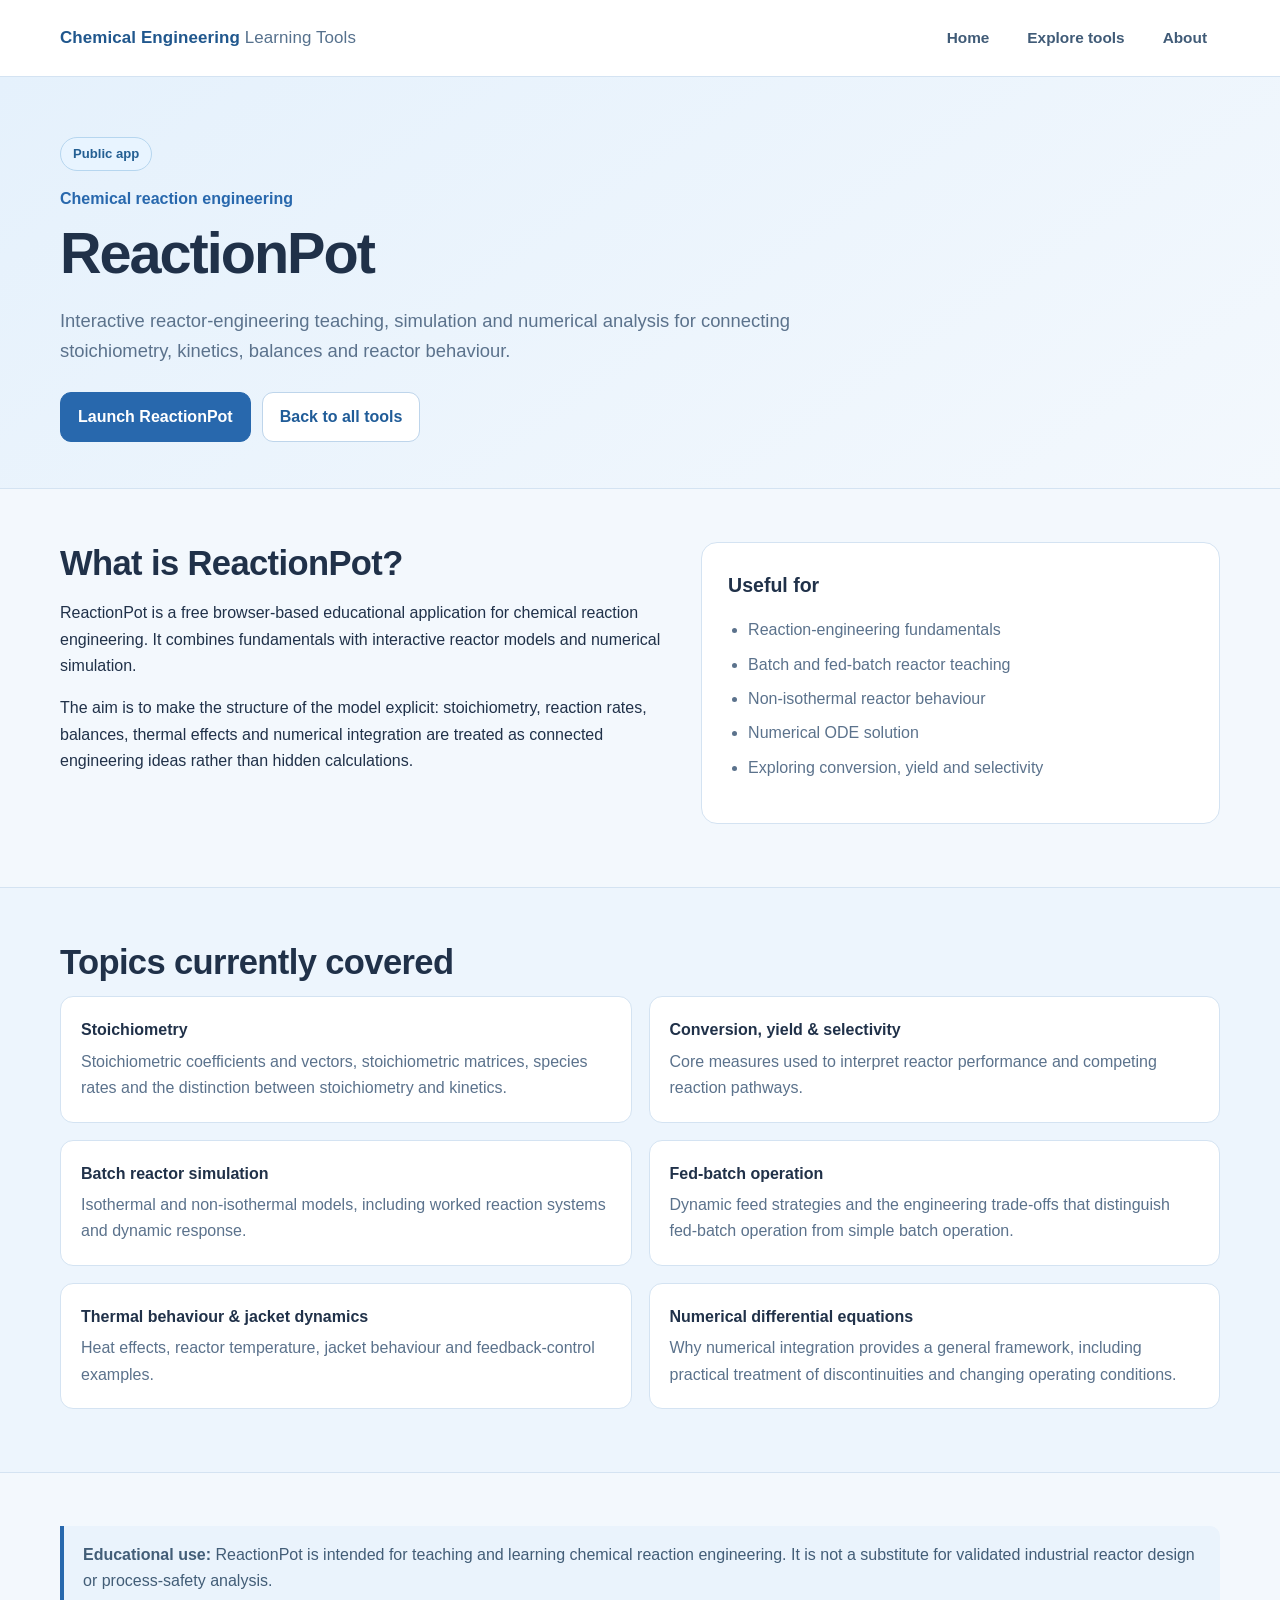
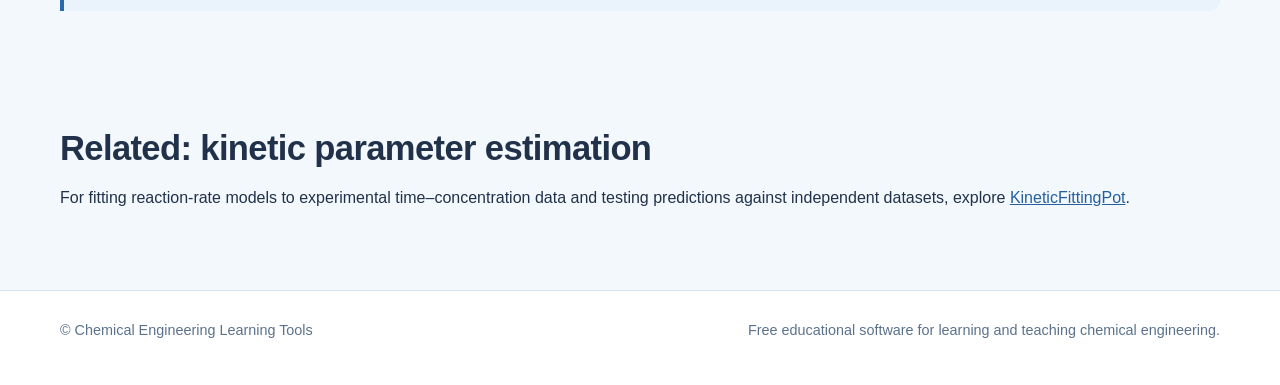
<file: reactionpot.html>
<!doctype html>
<html lang="en-GB">
<head>
<meta charset="utf-8">
<meta name="viewport" content="width=device-width,initial-scale=1">
<title>ReactionPot | Chemical Reactor Simulation &amp; Reaction Engineering</title>
<meta name="description" content="Explore chemical reaction engineering through interactive batch and fed-batch reactor simulation, reaction stoichiometry, kinetics and numerical ODE solution.">
<meta name="robots" content="index,follow">
<link rel="canonical" href="https://chemenglearningtools.github.io/reactionpot.html">
<meta property="og:type" content="website">
<meta property="og:title" content="ReactionPot | Chemical Reactor Simulation &amp; Reaction Engineering">
<meta property="og:description" content="Explore chemical reaction engineering through interactive batch and fed-batch reactor simulation, reaction stoichiometry, kinetics and numerical ODE solution.">
<meta property="og:url" content="https://chemenglearningtools.github.io/reactionpot.html">
<meta name="twitter:card" content="summary">
<link rel="stylesheet" href="assets/css/styles.css?v=0.5">
<script type="application/ld+json">{"@context": "https://schema.org", "@type": "SoftwareApplication", "name": "ReactionPot", "applicationCategory": "EducationalApplication", "operatingSystem": "Web", "url": "https://reactionpot.streamlit.app", "description": "Interactive chemical reaction engineering learning software for stoichiometry, reactor modelling, batch and fed-batch simulation, non-isothermal behaviour and numerical ODE solution.", "offers": {"@type": "Offer", "price": "0", "priceCurrency": "GBP"}}</script>
</head>
<body>

<header class="site-header"><div class="container navbar"><a class="brand" href="index.html">Chemical Engineering <span>Learning Tools</span></a><nav class="navlinks" aria-label="Main navigation"><a href="index.html">Home</a><a href="index.html#tools">Explore tools</a><a href="about.html">About</a></nav></div></header>

<main>
<section class="tool-hero">
  <div class="container">
    <span class="status live">Public app</span>
    <div class="kicker">Chemical reaction engineering</div>
    <h1>ReactionPot</h1>
    <p class="lead">Interactive reactor-engineering teaching, simulation and numerical analysis for connecting stoichiometry, kinetics, balances and reactor behaviour.</p>
    <div class="actions">
      <a class="btn primary" href="https://reactionpot.streamlit.app" target="_blank" rel="noopener">Launch ReactionPot</a>
      <a class="btn" href="index.html">Back to all tools</a>
    </div>
  </div>
</section>

<section class="section">
  <div class="container split">
    <div>
      <h2>What is ReactionPot?</h2>
      <p>ReactionPot is a free browser-based educational application for chemical reaction engineering. It combines fundamentals with interactive reactor models and numerical simulation.</p>
      <p>The aim is to make the structure of the model explicit: stoichiometry, reaction rates, balances, thermal effects and numerical integration are treated as connected engineering ideas rather than hidden calculations.</p>
    </div>
    <aside class="panel">
      <h3>Useful for</h3>
      <ul class="clean-list">
        <li>Reaction-engineering fundamentals</li>
        <li>Batch and fed-batch reactor teaching</li>
        <li>Non-isothermal reactor behaviour</li>
        <li>Numerical ODE solution</li>
        <li>Exploring conversion, yield and selectivity</li>
      </ul>
    </aside>
  </div>
</section>

<section class="section alt">
  <div class="container">
    <h2>Topics currently covered</h2>
    <div class="topic-grid">
      <div class="topic"><strong>Stoichiometry</strong><span>Stoichiometric coefficients and vectors, stoichiometric matrices, species rates and the distinction between stoichiometry and kinetics.</span></div>
      <div class="topic"><strong>Conversion, yield &amp; selectivity</strong><span>Core measures used to interpret reactor performance and competing reaction pathways.</span></div>
      <div class="topic"><strong>Batch reactor simulation</strong><span>Isothermal and non-isothermal models, including worked reaction systems and dynamic response.</span></div>
      <div class="topic"><strong>Fed-batch operation</strong><span>Dynamic feed strategies and the engineering trade-offs that distinguish fed-batch operation from simple batch operation.</span></div>
      <div class="topic"><strong>Thermal behaviour &amp; jacket dynamics</strong><span>Heat effects, reactor temperature, jacket behaviour and feedback-control examples.</span></div>
      <div class="topic"><strong>Numerical differential equations</strong><span>Why numerical integration provides a general framework, including practical treatment of discontinuities and changing operating conditions.</span></div>
    </div>
  </div>
</section>


<section class="section">
  <div class="container">
    <div class="note"><strong>Educational use:</strong> ReactionPot is intended for teaching and learning chemical reaction engineering. It is not a substitute for validated industrial reactor design or process-safety analysis.</div>
  </div>
</section>
<section class="section"><div class="container"><h2>Related: kinetic parameter estimation</h2><p>For fitting reaction-rate models to experimental time–concentration data and testing predictions against independent datasets, explore <a href="kineticfittingpot.html">KineticFittingPot</a>.</p></div></section></main>

<footer>
  <div class="container footer-inner">
    <div>© Chemical Engineering Learning Tools</div>
    <div>Free educational software for learning and teaching chemical engineering.</div>
  </div>
</footer>
</body></html>
</file>
<file: assets/css/styles.css>
:root{--bg:#f3f8fd;--surface:#ffffff;--panel:#ffffff;--panel2:#eaf3fc;--line:#d4e3f2;--text:#203149;--muted:#5b728c;--blue:#2868ad;--blue2:#245f9e;--accent:#2868ad;--max:1160px}
*{box-sizing:border-box} html{scroll-behavior:smooth}body{margin:0;background:var(--bg);color:var(--text);font-family:Inter,"Segoe UI",Arial,sans-serif;line-height:1.65}a{color:var(--blue2)}img{max-width:100%;height:auto}.container{width:min(var(--max),calc(100% - 40px));margin:auto}
.site-header{position:sticky;top:0;z-index:20;background:rgba(255,255,255,.96);border-bottom:1px solid var(--line);backdrop-filter:blur(12px)}.navbar{min-height:76px;display:flex;align-items:center;justify-content:space-between;gap:24px}.brand{text-decoration:none;color:#20578d;font-size:1.06rem;font-weight:800;letter-spacing:.1px}.brand span{color:#56718d;font-weight:500}.navlinks{display:flex;gap:12px;align-items:center;flex-wrap:wrap}.navlinks a{text-decoration:none;color:#405b77;font-weight:600;font-size:.96rem;border-radius:9px;padding:8px 13px}.navlinks a:hover,.navlinks a.active{color:#19578e;background:#eaf3fc}
.hero{padding:72px 0 55px;background:linear-gradient(145deg,#e5f1fc 0%,#f3f8fd 72%)}.eyebrow{display:inline-block;color:#2c669c;font-weight:750;font-size:.8rem;text-transform:uppercase;letter-spacing:.16em;margin-bottom:18px}h1{font-size:clamp(2.35rem,5vw,4.25rem);line-height:1.11;margin:0 0 20px;max-width:1050px;letter-spacing:-.035em}h2{font-size:clamp(1.65rem,2.7vw,2.3rem);line-height:1.22;margin:0 0 13px;letter-spacing:-.018em}h3{font-size:1.22rem;margin:0 0 8px}.lead{font-size:1.15rem;color:var(--muted);max-width:840px;margin:0 0 22px}.actions,.card-actions{display:flex;gap:11px;flex-wrap:wrap}.actions{margin-top:25px}.btn{display:inline-flex;align-items:center;justify-content:center;text-align:center;text-decoration:none;border-radius:11px;padding:11px 17px;font-weight:650;border:1px solid #bed5eb;background:#fff;color:#205c98;transition:background .16s,transform .16s}.btn.primary{background:var(--blue);border-color:var(--blue);color:#fff}.btn:hover{transform:translateY(-1px);background:#eaf3fc}.btn.primary:hover{background:#1b538e}.btn:focus-visible,.navlinks a:focus-visible{outline:3px solid #6ca9e3;outline-offset:3px}
.section{padding:53px 0 63px}.section.alt{border-top:1px solid var(--line);border-bottom:1px solid var(--line);background:#edf5fd}.section-intro{max-width:850px;color:var(--muted);margin-bottom:27px}.grid{display:grid;grid-template-columns:repeat(2,minmax(0,1fr));gap:21px}.card{background:var(--surface);border:1px solid var(--line);border-radius:17px;padding:27px;display:flex;flex-direction:column;min-height:100%;box-shadow:0 3px 12px rgba(39,81,122,.035)}.card p{color:var(--muted)}.card .tag{align-self:flex-start;font-size:.78rem;border:1px solid #d2e3f2;background:#eef6ff;color:#285e95;padding:4px 10px;border-radius:99px;margin-bottom:17px;font-weight:700}.card .card-actions{margin-top:auto;padding-top:18px}.topic-list{display:flex;gap:8px;flex-wrap:wrap;margin:14px 0 6px}.topic-list span{font-size:.8rem;background:#f2f7fc;border:1px solid var(--line);padding:5px 9px;border-radius:7px;color:#536c85}.split{display:grid;grid-template-columns:1.08fr .92fr;gap:32px;align-items:start}.panel,.contact-card{background:#fff;border:1px solid var(--line);border-radius:16px;padding:26px}.panel p,.panel li{color:var(--muted)}.clean-list{padding-left:20px}.clean-list li{margin-bottom:8px}.note{border-left:4px solid var(--blue);padding:16px 19px;background:#eaf3fc;color:#425d77;border-radius:0 10px 10px 0}.tool-hero{padding:60px 0 46px;border-bottom:1px solid var(--line);background:linear-gradient(145deg,#e5f1fc,#f3f8fd)}.tool-hero h1{font-size:clamp(2.2rem,4.5vw,3.9rem)}.kicker{color:#2868ad;font-weight:750;margin-bottom:10px}.status{display:inline-block;border:1px solid #d0e1f1;background:#fff;border-radius:99px;padding:5px 12px;color:#62758b;font-size:.82rem;font-weight:650;margin-bottom:15px}.status.live{color:#245f93;border-color:#b6d6ef;background:#e8f4ff}.topic-grid{display:grid;grid-template-columns:repeat(2,minmax(0,1fr));gap:17px}.topic{background:#fff;border:1px solid var(--line);border-radius:13px;padding:20px}.topic strong{display:block;margin-bottom:5px}.topic span{color:var(--muted)}footer{border-top:1px solid var(--line);padding:28px 0 42px;background:#fff;color:var(--muted);font-size:.9rem}footer .footer-inner{display:flex;justify-content:space-between;gap:20px;flex-wrap:wrap}.small{font-size:.9rem;color:var(--muted)}hr{border:0;border-top:1px solid var(--line);margin:30px 0}.placeholder{border:1px dashed #b1cde6;border-radius:14px;padding:30px;text-align:center;color:var(--muted);background:#f5faff}.contact-card a{overflow-wrap:anywhere}
@media(max-width:900px){.split{grid-template-columns:1fr}.navbar{align-items:flex-start;padding:14px 0}.navlinks{justify-content:flex-end}}@media(max-width:690px){.grid,.topic-grid{grid-template-columns:1fr}.navbar{display:block}.navlinks{margin-top:10px;gap:5px}.navlinks a{padding:7px 10px}.hero{padding:49px 0 43px}.section{padding:39px 0 45px}.card{padding:22px}.container{width:min(var(--max),calc(100% - 28px))}}
</file>
